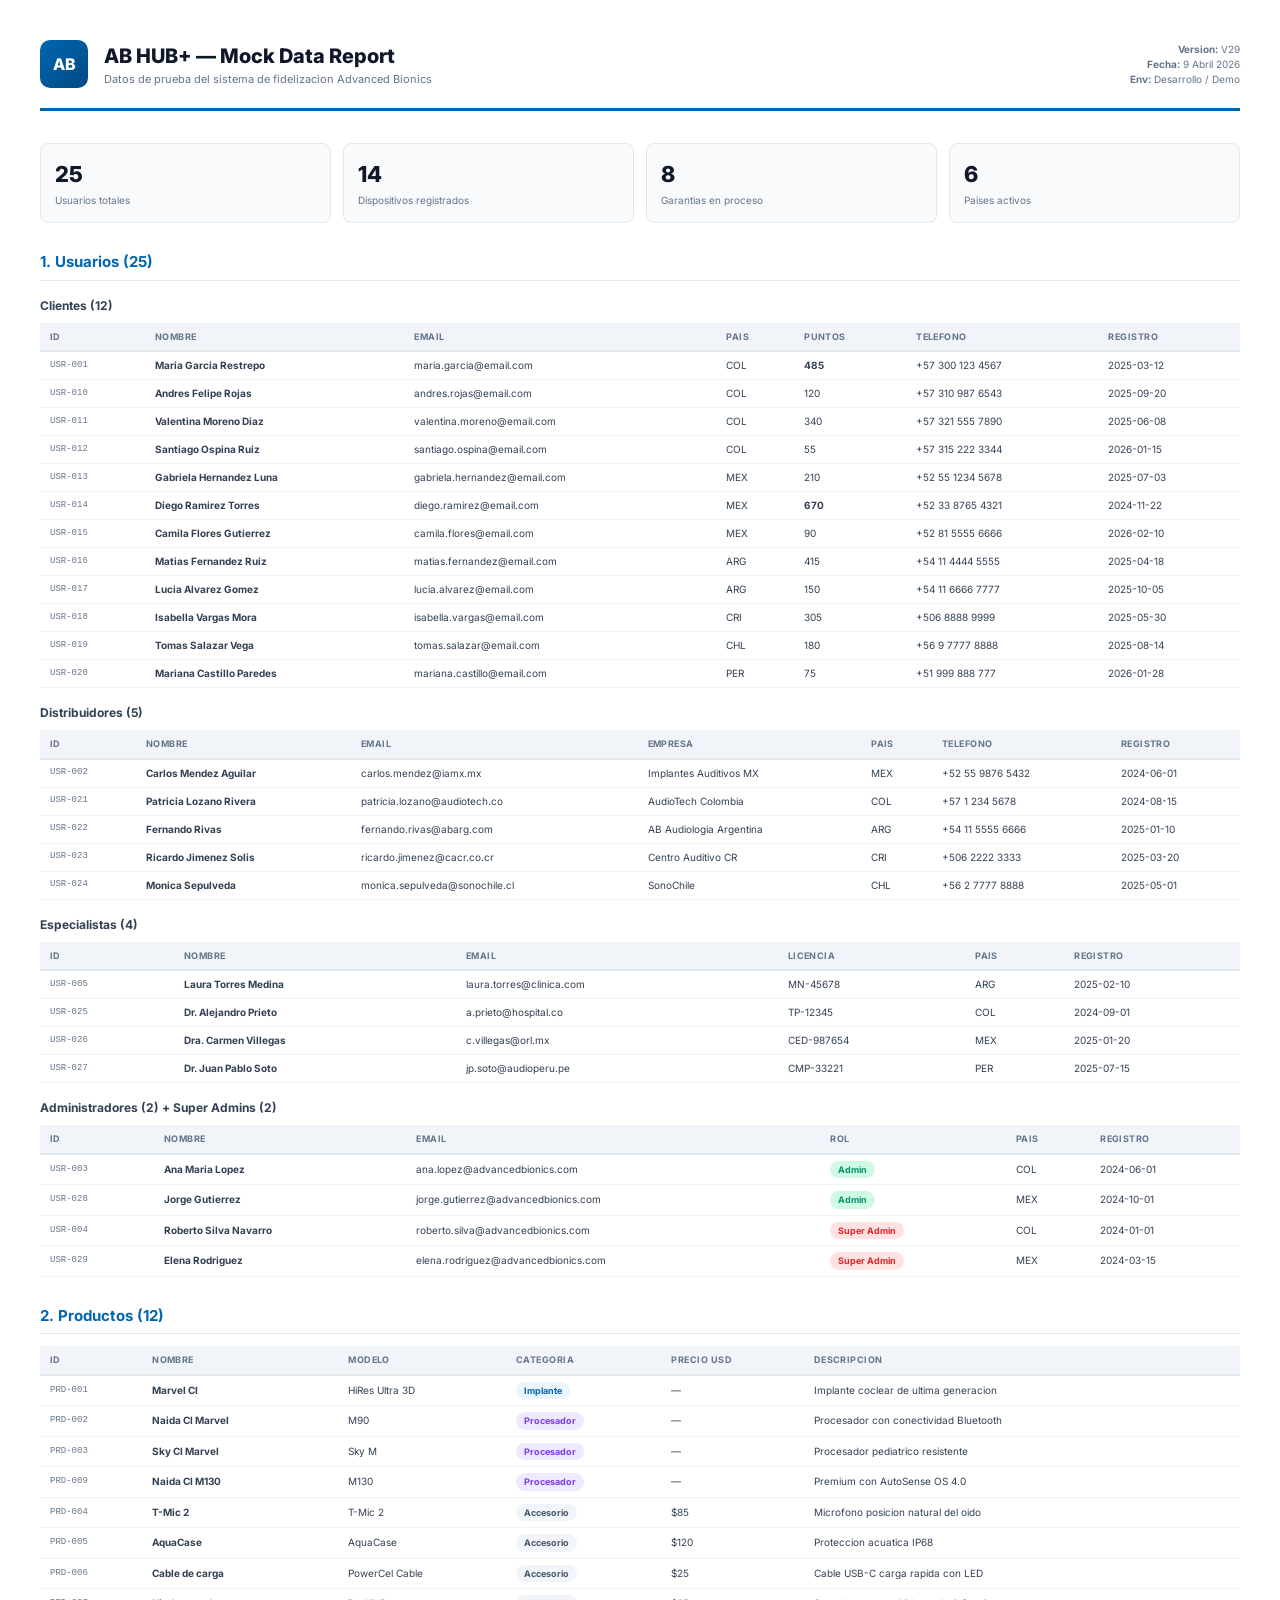
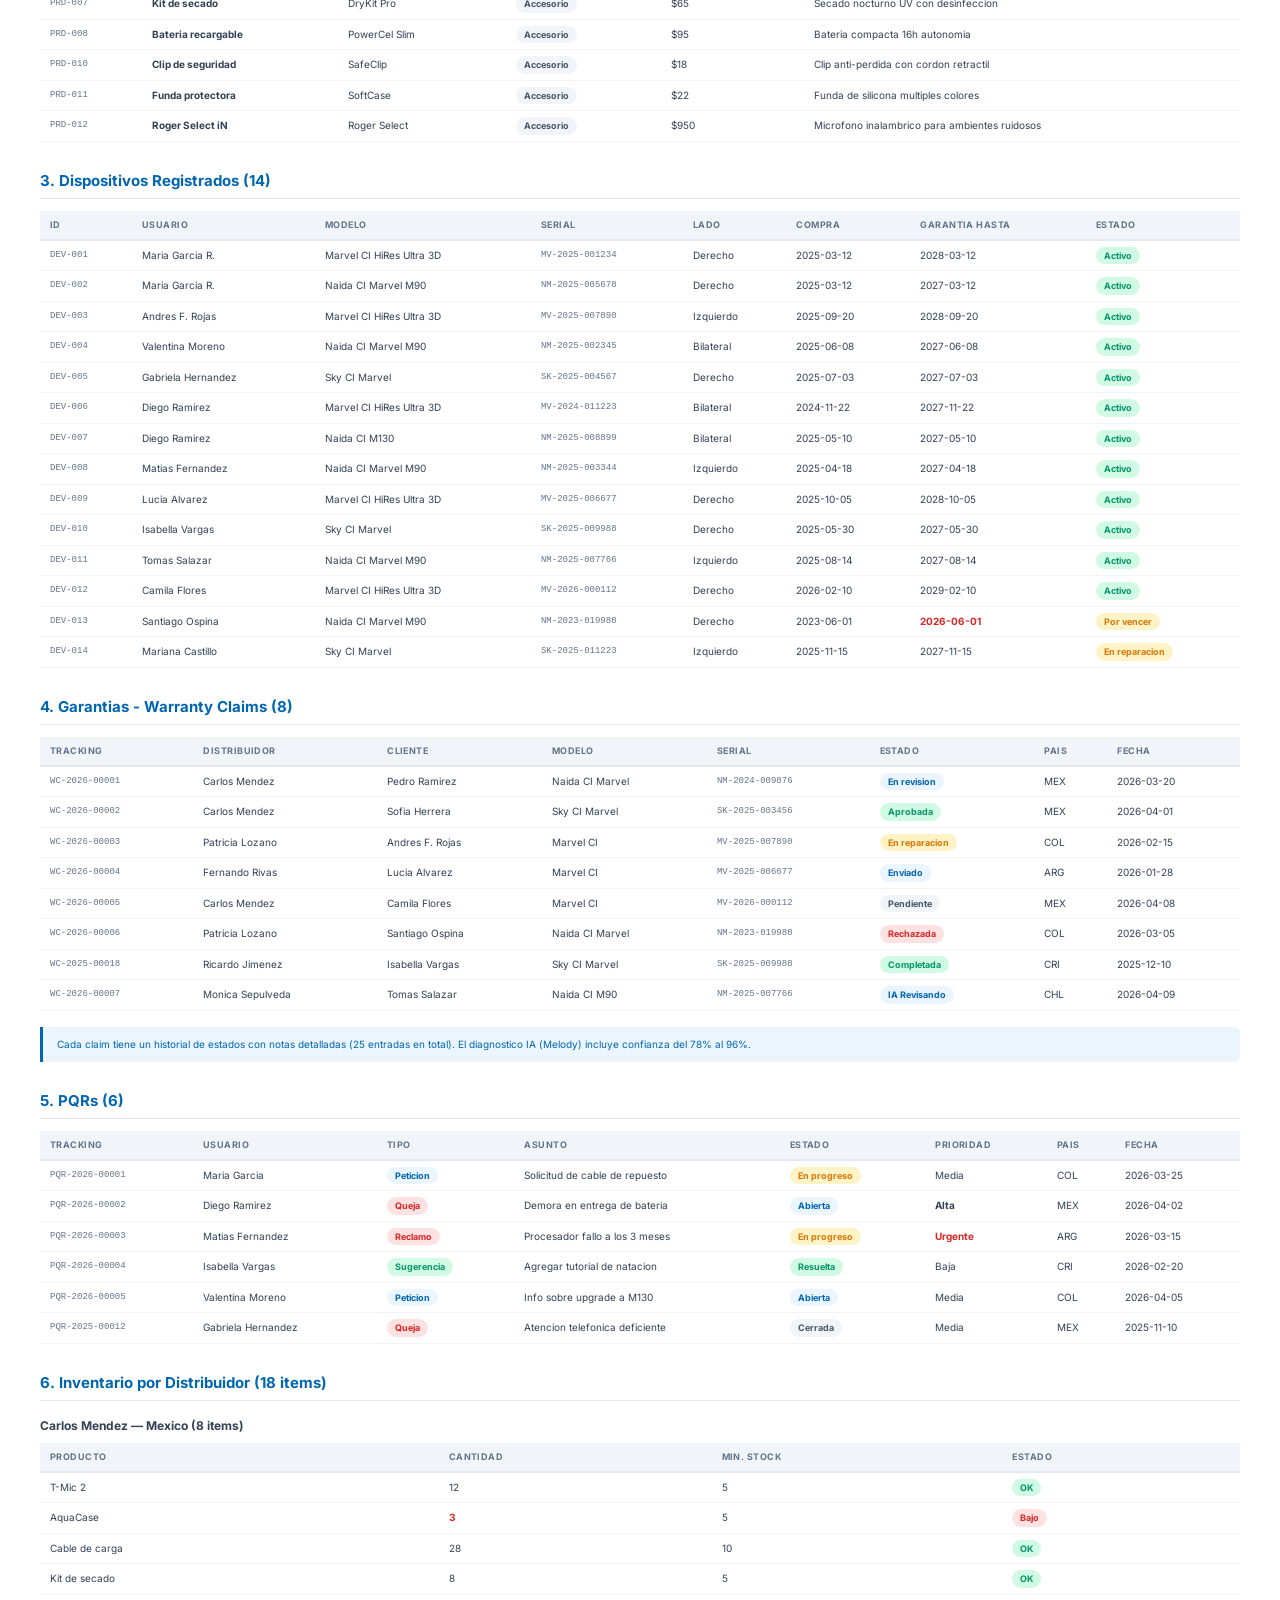
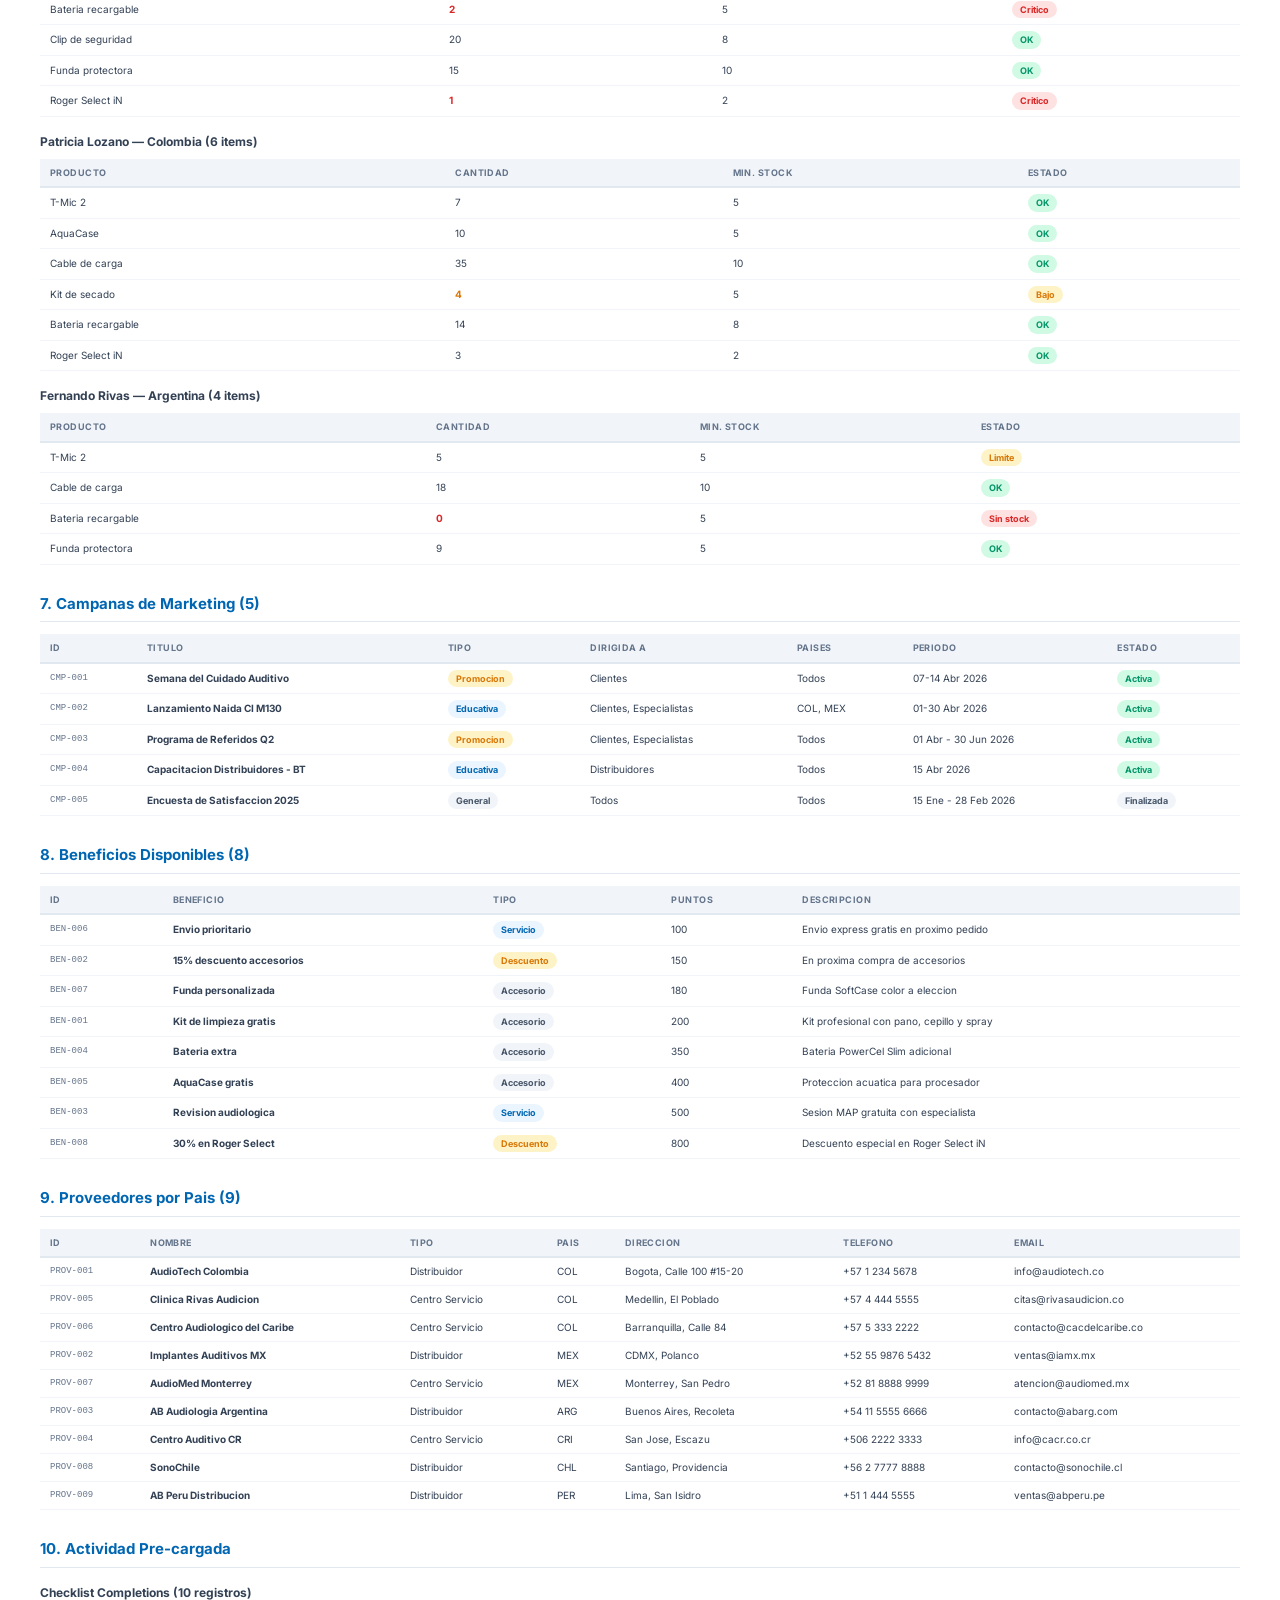
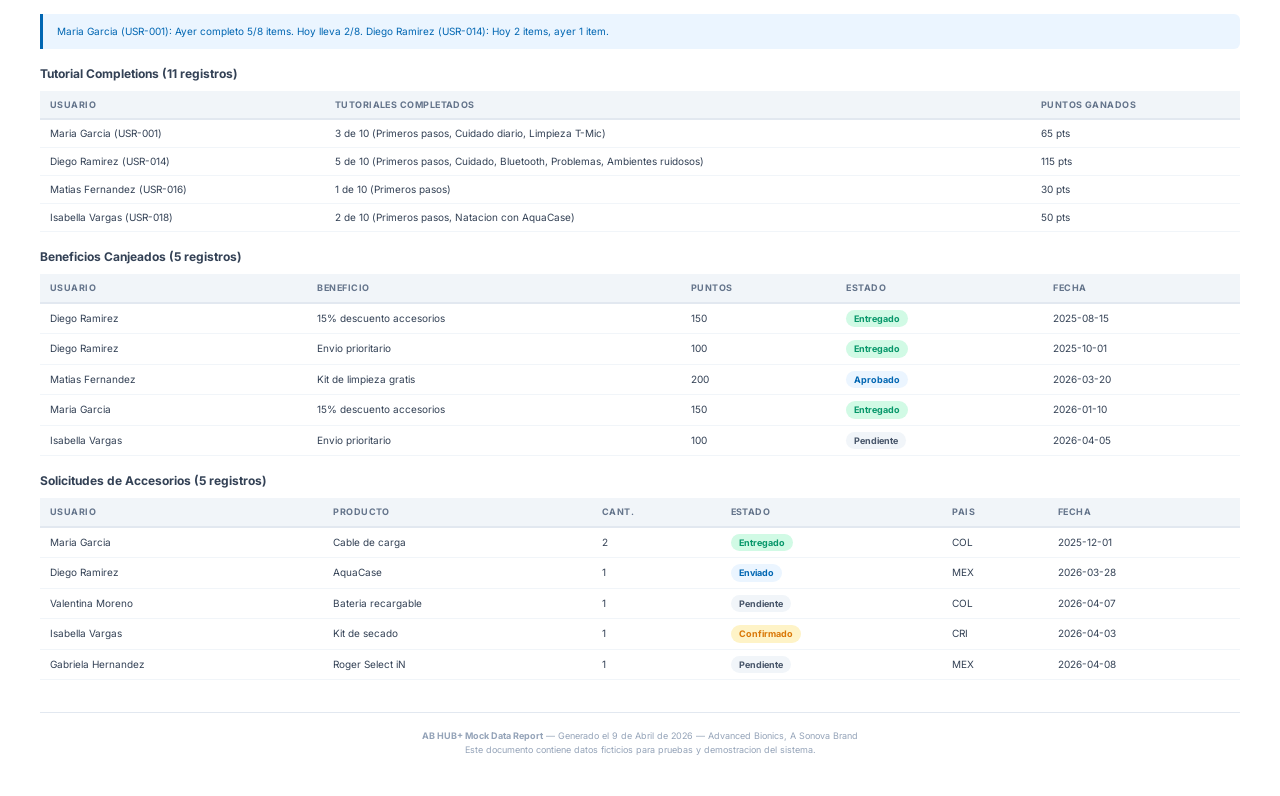
<file: docs/mock-data-report.html>
<!DOCTYPE html>
<html lang="es">
<head>
    <meta charset="UTF-8">
    <title>AB HUB+ Mock Data Report</title>
    <style>
        @import url('https://fonts.googleapis.com/css2?family=Inter:wght@400;500;600;700;800&display=swap');
        * { margin: 0; padding: 0; box-sizing: border-box; }
        body { font-family: 'Inter', system-ui, sans-serif; color: #1E293B; font-size: 11px; line-height: 1.5; padding: 40px; background: #fff; }

        @page { size: A4; margin: 20mm; }
        @media print {
            body { padding: 0; }
            .page-break { page-break-before: always; }
            h2 { page-break-after: avoid; }
            table { page-break-inside: auto; }
            tr { page-break-inside: avoid; }
        }

        .header { display: flex; align-items: center; gap: 16px; margin-bottom: 32px; padding-bottom: 20px; border-bottom: 3px solid #0066B2; }
        .logo { width: 48px; height: 48px; background: linear-gradient(135deg, #0066B2, #004A82); border-radius: 10px; display: flex; align-items: center; justify-content: center; color: #fff; font-weight: 800; font-size: 16px; }
        .header-text h1 { font-size: 20px; font-weight: 800; color: #0F172A; }
        .header-text p { font-size: 11px; color: #64748B; }
        .header-meta { margin-left: auto; text-align: right; font-size: 10px; color: #64748B; }

        h2 { font-size: 15px; font-weight: 700; color: #0066B2; margin: 28px 0 12px; padding-bottom: 6px; border-bottom: 1.5px solid #E2E8F0; }
        h3 { font-size: 12px; font-weight: 700; color: #334155; margin: 16px 0 8px; }

        table { width: 100%; border-collapse: collapse; margin-bottom: 16px; font-size: 10px; }
        th { background: #F1F5F9; padding: 7px 10px; text-align: left; font-weight: 700; font-size: 9px; text-transform: uppercase; letter-spacing: 0.05em; color: #64748B; border-bottom: 2px solid #E2E8F0; }
        td { padding: 6px 10px; border-bottom: 1px solid #F1F5F9; color: #334155; }
        tr:hover td { background: #F8FAFC; }
        .mono { font-family: 'SF Mono', 'Consolas', monospace; font-size: 9px; color: #64748B; }

        .badge { display: inline-block; padding: 2px 8px; border-radius: 99px; font-size: 9px; font-weight: 700; }
        .badge-blue { background: #EBF5FF; color: #0066B2; }
        .badge-green { background: #D1FAE5; color: #059669; }
        .badge-yellow { background: #FEF3C7; color: #D97706; }
        .badge-red { background: #FEE2E2; color: #DC2626; }
        .badge-purple { background: #EDE9FE; color: #7C3AED; }
        .badge-gray { background: #F1F5F9; color: #475569; }

        .summary-grid { display: grid; grid-template-columns: repeat(4, 1fr); gap: 12px; margin-bottom: 24px; }
        .summary-card { background: #F8FAFC; border: 1px solid #E2E8F0; border-radius: 8px; padding: 14px; }
        .summary-card .value { font-size: 22px; font-weight: 800; color: #0F172A; }
        .summary-card .label { font-size: 10px; color: #64748B; margin-top: 2px; }

        .section-note { background: #EBF5FF; border-left: 3px solid #0066B2; padding: 10px 14px; border-radius: 0 6px 6px 0; margin: 12px 0; font-size: 10px; color: #0066B2; }
        .footer { margin-top: 32px; padding-top: 16px; border-top: 1px solid #E2E8F0; text-align: center; font-size: 9px; color: #94A3B8; }
    </style>
</head>
<body>

<!-- HEADER -->
<div class="header">
    <div class="logo">AB</div>
    <div class="header-text">
        <h1>AB HUB+ &mdash; Mock Data Report</h1>
        <p>Datos de prueba del sistema de fidelizacion Advanced Bionics</p>
    </div>
    <div class="header-meta">
        <strong>Version:</strong> V29<br>
        <strong>Fecha:</strong> 9 Abril 2026<br>
        <strong>Env:</strong> Desarrollo / Demo
    </div>
</div>

<!-- SUMMARY -->
<div class="summary-grid">
    <div class="summary-card">
        <div class="value">25</div>
        <div class="label">Usuarios totales</div>
    </div>
    <div class="summary-card">
        <div class="value">14</div>
        <div class="label">Dispositivos registrados</div>
    </div>
    <div class="summary-card">
        <div class="value">8</div>
        <div class="label">Garantias en proceso</div>
    </div>
    <div class="summary-card">
        <div class="value">6</div>
        <div class="label">Paises activos</div>
    </div>
</div>

<!-- ============================================================ -->
<h2>1. Usuarios (25)</h2>

<h3>Clientes (12)</h3>
<table>
    <thead><tr><th>ID</th><th>Nombre</th><th>Email</th><th>Pais</th><th>Puntos</th><th>Telefono</th><th>Registro</th></tr></thead>
    <tbody>
        <tr><td class="mono">USR-001</td><td><strong>Maria Garcia Restrepo</strong></td><td>maria.garcia@email.com</td><td>COL</td><td><strong>485</strong></td><td>+57 300 123 4567</td><td>2025-03-12</td></tr>
        <tr><td class="mono">USR-010</td><td><strong>Andres Felipe Rojas</strong></td><td>andres.rojas@email.com</td><td>COL</td><td>120</td><td>+57 310 987 6543</td><td>2025-09-20</td></tr>
        <tr><td class="mono">USR-011</td><td><strong>Valentina Moreno Diaz</strong></td><td>valentina.moreno@email.com</td><td>COL</td><td>340</td><td>+57 321 555 7890</td><td>2025-06-08</td></tr>
        <tr><td class="mono">USR-012</td><td><strong>Santiago Ospina Ruiz</strong></td><td>santiago.ospina@email.com</td><td>COL</td><td>55</td><td>+57 315 222 3344</td><td>2026-01-15</td></tr>
        <tr><td class="mono">USR-013</td><td><strong>Gabriela Hernandez Luna</strong></td><td>gabriela.hernandez@email.com</td><td>MEX</td><td>210</td><td>+52 55 1234 5678</td><td>2025-07-03</td></tr>
        <tr><td class="mono">USR-014</td><td><strong>Diego Ramirez Torres</strong></td><td>diego.ramirez@email.com</td><td>MEX</td><td><strong>670</strong></td><td>+52 33 8765 4321</td><td>2024-11-22</td></tr>
        <tr><td class="mono">USR-015</td><td><strong>Camila Flores Gutierrez</strong></td><td>camila.flores@email.com</td><td>MEX</td><td>90</td><td>+52 81 5555 6666</td><td>2026-02-10</td></tr>
        <tr><td class="mono">USR-016</td><td><strong>Matias Fernandez Ruiz</strong></td><td>matias.fernandez@email.com</td><td>ARG</td><td>415</td><td>+54 11 4444 5555</td><td>2025-04-18</td></tr>
        <tr><td class="mono">USR-017</td><td><strong>Lucia Alvarez Gomez</strong></td><td>lucia.alvarez@email.com</td><td>ARG</td><td>150</td><td>+54 11 6666 7777</td><td>2025-10-05</td></tr>
        <tr><td class="mono">USR-018</td><td><strong>Isabella Vargas Mora</strong></td><td>isabella.vargas@email.com</td><td>CRI</td><td>305</td><td>+506 8888 9999</td><td>2025-05-30</td></tr>
        <tr><td class="mono">USR-019</td><td><strong>Tomas Salazar Vega</strong></td><td>tomas.salazar@email.com</td><td>CHL</td><td>180</td><td>+56 9 7777 8888</td><td>2025-08-14</td></tr>
        <tr><td class="mono">USR-020</td><td><strong>Mariana Castillo Paredes</strong></td><td>mariana.castillo@email.com</td><td>PER</td><td>75</td><td>+51 999 888 777</td><td>2026-01-28</td></tr>
    </tbody>
</table>

<h3>Distribuidores (5)</h3>
<table>
    <thead><tr><th>ID</th><th>Nombre</th><th>Email</th><th>Empresa</th><th>Pais</th><th>Telefono</th><th>Registro</th></tr></thead>
    <tbody>
        <tr><td class="mono">USR-002</td><td><strong>Carlos Mendez Aguilar</strong></td><td>carlos.mendez@iamx.mx</td><td>Implantes Auditivos MX</td><td>MEX</td><td>+52 55 9876 5432</td><td>2024-06-01</td></tr>
        <tr><td class="mono">USR-021</td><td><strong>Patricia Lozano Rivera</strong></td><td>patricia.lozano@audiotech.co</td><td>AudioTech Colombia</td><td>COL</td><td>+57 1 234 5678</td><td>2024-08-15</td></tr>
        <tr><td class="mono">USR-022</td><td><strong>Fernando Rivas</strong></td><td>fernando.rivas@abarg.com</td><td>AB Audiologia Argentina</td><td>ARG</td><td>+54 11 5555 6666</td><td>2025-01-10</td></tr>
        <tr><td class="mono">USR-023</td><td><strong>Ricardo Jimenez Solis</strong></td><td>ricardo.jimenez@cacr.co.cr</td><td>Centro Auditivo CR</td><td>CRI</td><td>+506 2222 3333</td><td>2025-03-20</td></tr>
        <tr><td class="mono">USR-024</td><td><strong>Monica Sepulveda</strong></td><td>monica.sepulveda@sonochile.cl</td><td>SonoChile</td><td>CHL</td><td>+56 2 7777 8888</td><td>2025-05-01</td></tr>
    </tbody>
</table>

<h3>Especialistas (4)</h3>
<table>
    <thead><tr><th>ID</th><th>Nombre</th><th>Email</th><th>Licencia</th><th>Pais</th><th>Registro</th></tr></thead>
    <tbody>
        <tr><td class="mono">USR-005</td><td><strong>Laura Torres Medina</strong></td><td>laura.torres@clinica.com</td><td>MN-45678</td><td>ARG</td><td>2025-02-10</td></tr>
        <tr><td class="mono">USR-025</td><td><strong>Dr. Alejandro Prieto</strong></td><td>a.prieto@hospital.co</td><td>TP-12345</td><td>COL</td><td>2024-09-01</td></tr>
        <tr><td class="mono">USR-026</td><td><strong>Dra. Carmen Villegas</strong></td><td>c.villegas@orl.mx</td><td>CED-987654</td><td>MEX</td><td>2025-01-20</td></tr>
        <tr><td class="mono">USR-027</td><td><strong>Dr. Juan Pablo Soto</strong></td><td>jp.soto@audioperu.pe</td><td>CMP-33221</td><td>PER</td><td>2025-07-15</td></tr>
    </tbody>
</table>

<h3>Administradores (2) + Super Admins (2)</h3>
<table>
    <thead><tr><th>ID</th><th>Nombre</th><th>Email</th><th>Rol</th><th>Pais</th><th>Registro</th></tr></thead>
    <tbody>
        <tr><td class="mono">USR-003</td><td><strong>Ana Maria Lopez</strong></td><td>ana.lopez@advancedbionics.com</td><td><span class="badge badge-green">Admin</span></td><td>COL</td><td>2024-06-01</td></tr>
        <tr><td class="mono">USR-028</td><td><strong>Jorge Gutierrez</strong></td><td>jorge.gutierrez@advancedbionics.com</td><td><span class="badge badge-green">Admin</span></td><td>MEX</td><td>2024-10-01</td></tr>
        <tr><td class="mono">USR-004</td><td><strong>Roberto Silva Navarro</strong></td><td>roberto.silva@advancedbionics.com</td><td><span class="badge badge-red">Super Admin</span></td><td>COL</td><td>2024-01-01</td></tr>
        <tr><td class="mono">USR-029</td><td><strong>Elena Rodriguez</strong></td><td>elena.rodriguez@advancedbionics.com</td><td><span class="badge badge-red">Super Admin</span></td><td>MEX</td><td>2024-03-15</td></tr>
    </tbody>
</table>

<!-- ============================================================ -->
<div class="page-break"></div>
<h2>2. Productos (12)</h2>
<table>
    <thead><tr><th>ID</th><th>Nombre</th><th>Modelo</th><th>Categoria</th><th>Precio USD</th><th>Descripcion</th></tr></thead>
    <tbody>
        <tr><td class="mono">PRD-001</td><td><strong>Marvel CI</strong></td><td>HiRes Ultra 3D</td><td><span class="badge badge-blue">Implante</span></td><td>&mdash;</td><td>Implante coclear de ultima generacion</td></tr>
        <tr><td class="mono">PRD-002</td><td><strong>Naida CI Marvel</strong></td><td>M90</td><td><span class="badge badge-purple">Procesador</span></td><td>&mdash;</td><td>Procesador con conectividad Bluetooth</td></tr>
        <tr><td class="mono">PRD-003</td><td><strong>Sky CI Marvel</strong></td><td>Sky M</td><td><span class="badge badge-purple">Procesador</span></td><td>&mdash;</td><td>Procesador pediatrico resistente</td></tr>
        <tr><td class="mono">PRD-009</td><td><strong>Naida CI M130</strong></td><td>M130</td><td><span class="badge badge-purple">Procesador</span></td><td>&mdash;</td><td>Premium con AutoSense OS 4.0</td></tr>
        <tr><td class="mono">PRD-004</td><td><strong>T-Mic 2</strong></td><td>T-Mic 2</td><td><span class="badge badge-gray">Accesorio</span></td><td>$85</td><td>Microfono posicion natural del oido</td></tr>
        <tr><td class="mono">PRD-005</td><td><strong>AquaCase</strong></td><td>AquaCase</td><td><span class="badge badge-gray">Accesorio</span></td><td>$120</td><td>Proteccion acuatica IP68</td></tr>
        <tr><td class="mono">PRD-006</td><td><strong>Cable de carga</strong></td><td>PowerCel Cable</td><td><span class="badge badge-gray">Accesorio</span></td><td>$25</td><td>Cable USB-C carga rapida con LED</td></tr>
        <tr><td class="mono">PRD-007</td><td><strong>Kit de secado</strong></td><td>DryKit Pro</td><td><span class="badge badge-gray">Accesorio</span></td><td>$65</td><td>Secado nocturno UV con desinfeccion</td></tr>
        <tr><td class="mono">PRD-008</td><td><strong>Bateria recargable</strong></td><td>PowerCel Slim</td><td><span class="badge badge-gray">Accesorio</span></td><td>$95</td><td>Bateria compacta 16h autonomia</td></tr>
        <tr><td class="mono">PRD-010</td><td><strong>Clip de seguridad</strong></td><td>SafeClip</td><td><span class="badge badge-gray">Accesorio</span></td><td>$18</td><td>Clip anti-perdida con cordon retractil</td></tr>
        <tr><td class="mono">PRD-011</td><td><strong>Funda protectora</strong></td><td>SoftCase</td><td><span class="badge badge-gray">Accesorio</span></td><td>$22</td><td>Funda de silicona multiples colores</td></tr>
        <tr><td class="mono">PRD-012</td><td><strong>Roger Select iN</strong></td><td>Roger Select</td><td><span class="badge badge-gray">Accesorio</span></td><td>$950</td><td>Microfono inalambrico para ambientes ruidosos</td></tr>
    </tbody>
</table>

<!-- ============================================================ -->
<h2>3. Dispositivos Registrados (14)</h2>
<table>
    <thead><tr><th>ID</th><th>Usuario</th><th>Modelo</th><th>Serial</th><th>Lado</th><th>Compra</th><th>Garantia hasta</th><th>Estado</th></tr></thead>
    <tbody>
        <tr><td class="mono">DEV-001</td><td>Maria Garcia R.</td><td>Marvel CI HiRes Ultra 3D</td><td class="mono">MV-2025-001234</td><td>Derecho</td><td>2025-03-12</td><td>2028-03-12</td><td><span class="badge badge-green">Activo</span></td></tr>
        <tr><td class="mono">DEV-002</td><td>Maria Garcia R.</td><td>Naida CI Marvel M90</td><td class="mono">NM-2025-005678</td><td>Derecho</td><td>2025-03-12</td><td>2027-03-12</td><td><span class="badge badge-green">Activo</span></td></tr>
        <tr><td class="mono">DEV-003</td><td>Andres F. Rojas</td><td>Marvel CI HiRes Ultra 3D</td><td class="mono">MV-2025-007890</td><td>Izquierdo</td><td>2025-09-20</td><td>2028-09-20</td><td><span class="badge badge-green">Activo</span></td></tr>
        <tr><td class="mono">DEV-004</td><td>Valentina Moreno</td><td>Naida CI Marvel M90</td><td class="mono">NM-2025-002345</td><td>Bilateral</td><td>2025-06-08</td><td>2027-06-08</td><td><span class="badge badge-green">Activo</span></td></tr>
        <tr><td class="mono">DEV-005</td><td>Gabriela Hernandez</td><td>Sky CI Marvel</td><td class="mono">SK-2025-004567</td><td>Derecho</td><td>2025-07-03</td><td>2027-07-03</td><td><span class="badge badge-green">Activo</span></td></tr>
        <tr><td class="mono">DEV-006</td><td>Diego Ramirez</td><td>Marvel CI HiRes Ultra 3D</td><td class="mono">MV-2024-011223</td><td>Bilateral</td><td>2024-11-22</td><td>2027-11-22</td><td><span class="badge badge-green">Activo</span></td></tr>
        <tr><td class="mono">DEV-007</td><td>Diego Ramirez</td><td>Naida CI M130</td><td class="mono">NM-2025-008899</td><td>Bilateral</td><td>2025-05-10</td><td>2027-05-10</td><td><span class="badge badge-green">Activo</span></td></tr>
        <tr><td class="mono">DEV-008</td><td>Matias Fernandez</td><td>Naida CI Marvel M90</td><td class="mono">NM-2025-003344</td><td>Izquierdo</td><td>2025-04-18</td><td>2027-04-18</td><td><span class="badge badge-green">Activo</span></td></tr>
        <tr><td class="mono">DEV-009</td><td>Lucia Alvarez</td><td>Marvel CI HiRes Ultra 3D</td><td class="mono">MV-2025-006677</td><td>Derecho</td><td>2025-10-05</td><td>2028-10-05</td><td><span class="badge badge-green">Activo</span></td></tr>
        <tr><td class="mono">DEV-010</td><td>Isabella Vargas</td><td>Sky CI Marvel</td><td class="mono">SK-2025-009988</td><td>Derecho</td><td>2025-05-30</td><td>2027-05-30</td><td><span class="badge badge-green">Activo</span></td></tr>
        <tr><td class="mono">DEV-011</td><td>Tomas Salazar</td><td>Naida CI Marvel M90</td><td class="mono">NM-2025-007766</td><td>Izquierdo</td><td>2025-08-14</td><td>2027-08-14</td><td><span class="badge badge-green">Activo</span></td></tr>
        <tr><td class="mono">DEV-012</td><td>Camila Flores</td><td>Marvel CI HiRes Ultra 3D</td><td class="mono">MV-2026-000112</td><td>Derecho</td><td>2026-02-10</td><td>2029-02-10</td><td><span class="badge badge-green">Activo</span></td></tr>
        <tr><td class="mono">DEV-013</td><td>Santiago Ospina</td><td>Naida CI Marvel M90</td><td class="mono">NM-2023-019988</td><td>Derecho</td><td>2023-06-01</td><td style="color:#DC2626; font-weight:700;">2026-06-01</td><td><span class="badge badge-yellow">Por vencer</span></td></tr>
        <tr><td class="mono">DEV-014</td><td>Mariana Castillo</td><td>Sky CI Marvel</td><td class="mono">SK-2025-011223</td><td>Izquierdo</td><td>2025-11-15</td><td>2027-11-15</td><td><span class="badge badge-yellow">En reparacion</span></td></tr>
    </tbody>
</table>

<!-- ============================================================ -->
<div class="page-break"></div>
<h2>4. Garantias - Warranty Claims (8)</h2>
<table>
    <thead><tr><th>Tracking</th><th>Distribuidor</th><th>Cliente</th><th>Modelo</th><th>Serial</th><th>Estado</th><th>Pais</th><th>Fecha</th></tr></thead>
    <tbody>
        <tr><td class="mono">WC-2026-00001</td><td>Carlos Mendez</td><td>Pedro Ramirez</td><td>Naida CI Marvel</td><td class="mono">NM-2024-009876</td><td><span class="badge badge-blue">En revision</span></td><td>MEX</td><td>2026-03-20</td></tr>
        <tr><td class="mono">WC-2026-00002</td><td>Carlos Mendez</td><td>Sofia Herrera</td><td>Sky CI Marvel</td><td class="mono">SK-2025-003456</td><td><span class="badge badge-green">Aprobada</span></td><td>MEX</td><td>2026-04-01</td></tr>
        <tr><td class="mono">WC-2026-00003</td><td>Patricia Lozano</td><td>Andres F. Rojas</td><td>Marvel CI</td><td class="mono">MV-2025-007890</td><td><span class="badge badge-yellow">En reparacion</span></td><td>COL</td><td>2026-02-15</td></tr>
        <tr><td class="mono">WC-2026-00004</td><td>Fernando Rivas</td><td>Lucia Alvarez</td><td>Marvel CI</td><td class="mono">MV-2025-006677</td><td><span class="badge badge-blue">Enviado</span></td><td>ARG</td><td>2026-01-28</td></tr>
        <tr><td class="mono">WC-2026-00005</td><td>Carlos Mendez</td><td>Camila Flores</td><td>Marvel CI</td><td class="mono">MV-2026-000112</td><td><span class="badge badge-gray">Pendiente</span></td><td>MEX</td><td>2026-04-08</td></tr>
        <tr><td class="mono">WC-2026-00006</td><td>Patricia Lozano</td><td>Santiago Ospina</td><td>Naida CI Marvel</td><td class="mono">NM-2023-019988</td><td><span class="badge badge-red">Rechazada</span></td><td>COL</td><td>2026-03-05</td></tr>
        <tr><td class="mono">WC-2025-00018</td><td>Ricardo Jimenez</td><td>Isabella Vargas</td><td>Sky CI Marvel</td><td class="mono">SK-2025-009988</td><td><span class="badge badge-green">Completada</span></td><td>CRI</td><td>2025-12-10</td></tr>
        <tr><td class="mono">WC-2026-00007</td><td>Monica Sepulveda</td><td>Tomas Salazar</td><td>Naida CI M90</td><td class="mono">NM-2025-007766</td><td><span class="badge badge-blue">IA Revisando</span></td><td>CHL</td><td>2026-04-09</td></tr>
    </tbody>
</table>

<div class="section-note">Cada claim tiene un historial de estados con notas detalladas (25 entradas en total). El diagnostico IA (Melody) incluye confianza del 78% al 96%.</div>

<!-- ============================================================ -->
<h2>5. PQRs (6)</h2>
<table>
    <thead><tr><th>Tracking</th><th>Usuario</th><th>Tipo</th><th>Asunto</th><th>Estado</th><th>Prioridad</th><th>Pais</th><th>Fecha</th></tr></thead>
    <tbody>
        <tr><td class="mono">PQR-2026-00001</td><td>Maria Garcia</td><td><span class="badge badge-blue">Peticion</span></td><td>Solicitud de cable de repuesto</td><td><span class="badge badge-yellow">En progreso</span></td><td>Media</td><td>COL</td><td>2026-03-25</td></tr>
        <tr><td class="mono">PQR-2026-00002</td><td>Diego Ramirez</td><td><span class="badge badge-red">Queja</span></td><td>Demora en entrega de bateria</td><td><span class="badge badge-blue">Abierta</span></td><td><strong>Alta</strong></td><td>MEX</td><td>2026-04-02</td></tr>
        <tr><td class="mono">PQR-2026-00003</td><td>Matias Fernandez</td><td><span class="badge badge-red">Reclamo</span></td><td>Procesador fallo a los 3 meses</td><td><span class="badge badge-yellow">En progreso</span></td><td><strong style="color:#DC2626;">Urgente</strong></td><td>ARG</td><td>2026-03-15</td></tr>
        <tr><td class="mono">PQR-2026-00004</td><td>Isabella Vargas</td><td><span class="badge badge-green">Sugerencia</span></td><td>Agregar tutorial de natacion</td><td><span class="badge badge-green">Resuelta</span></td><td>Baja</td><td>CRI</td><td>2026-02-20</td></tr>
        <tr><td class="mono">PQR-2026-00005</td><td>Valentina Moreno</td><td><span class="badge badge-blue">Peticion</span></td><td>Info sobre upgrade a M130</td><td><span class="badge badge-blue">Abierta</span></td><td>Media</td><td>COL</td><td>2026-04-05</td></tr>
        <tr><td class="mono">PQR-2025-00012</td><td>Gabriela Hernandez</td><td><span class="badge badge-red">Queja</span></td><td>Atencion telefonica deficiente</td><td><span class="badge badge-gray">Cerrada</span></td><td>Media</td><td>MEX</td><td>2025-11-10</td></tr>
    </tbody>
</table>

<!-- ============================================================ -->
<h2>6. Inventario por Distribuidor (18 items)</h2>

<h3>Carlos Mendez &mdash; Mexico (8 items)</h3>
<table>
    <thead><tr><th>Producto</th><th>Cantidad</th><th>Min. Stock</th><th>Estado</th></tr></thead>
    <tbody>
        <tr><td>T-Mic 2</td><td>12</td><td>5</td><td><span class="badge badge-green">OK</span></td></tr>
        <tr><td>AquaCase</td><td style="color:#DC2626; font-weight:700;">3</td><td>5</td><td><span class="badge badge-red">Bajo</span></td></tr>
        <tr><td>Cable de carga</td><td>28</td><td>10</td><td><span class="badge badge-green">OK</span></td></tr>
        <tr><td>Kit de secado</td><td>8</td><td>5</td><td><span class="badge badge-green">OK</span></td></tr>
        <tr><td>Bateria recargable</td><td style="color:#DC2626; font-weight:700;">2</td><td>5</td><td><span class="badge badge-red">Critico</span></td></tr>
        <tr><td>Clip de seguridad</td><td>20</td><td>8</td><td><span class="badge badge-green">OK</span></td></tr>
        <tr><td>Funda protectora</td><td>15</td><td>10</td><td><span class="badge badge-green">OK</span></td></tr>
        <tr><td>Roger Select iN</td><td style="color:#DC2626; font-weight:700;">1</td><td>2</td><td><span class="badge badge-red">Critico</span></td></tr>
    </tbody>
</table>

<h3>Patricia Lozano &mdash; Colombia (6 items)</h3>
<table>
    <thead><tr><th>Producto</th><th>Cantidad</th><th>Min. Stock</th><th>Estado</th></tr></thead>
    <tbody>
        <tr><td>T-Mic 2</td><td>7</td><td>5</td><td><span class="badge badge-green">OK</span></td></tr>
        <tr><td>AquaCase</td><td>10</td><td>5</td><td><span class="badge badge-green">OK</span></td></tr>
        <tr><td>Cable de carga</td><td>35</td><td>10</td><td><span class="badge badge-green">OK</span></td></tr>
        <tr><td>Kit de secado</td><td style="color:#D97706; font-weight:700;">4</td><td>5</td><td><span class="badge badge-yellow">Bajo</span></td></tr>
        <tr><td>Bateria recargable</td><td>14</td><td>8</td><td><span class="badge badge-green">OK</span></td></tr>
        <tr><td>Roger Select iN</td><td>3</td><td>2</td><td><span class="badge badge-green">OK</span></td></tr>
    </tbody>
</table>

<h3>Fernando Rivas &mdash; Argentina (4 items)</h3>
<table>
    <thead><tr><th>Producto</th><th>Cantidad</th><th>Min. Stock</th><th>Estado</th></tr></thead>
    <tbody>
        <tr><td>T-Mic 2</td><td>5</td><td>5</td><td><span class="badge badge-yellow">Limite</span></td></tr>
        <tr><td>Cable de carga</td><td>18</td><td>10</td><td><span class="badge badge-green">OK</span></td></tr>
        <tr><td>Bateria recargable</td><td style="color:#DC2626; font-weight:700;">0</td><td>5</td><td><span class="badge badge-red">Sin stock</span></td></tr>
        <tr><td>Funda protectora</td><td>9</td><td>5</td><td><span class="badge badge-green">OK</span></td></tr>
    </tbody>
</table>

<!-- ============================================================ -->
<div class="page-break"></div>
<h2>7. Campanas de Marketing (5)</h2>
<table>
    <thead><tr><th>ID</th><th>Titulo</th><th>Tipo</th><th>Dirigida a</th><th>Paises</th><th>Periodo</th><th>Estado</th></tr></thead>
    <tbody>
        <tr><td class="mono">CMP-001</td><td><strong>Semana del Cuidado Auditivo</strong></td><td><span class="badge badge-yellow">Promocion</span></td><td>Clientes</td><td>Todos</td><td>07-14 Abr 2026</td><td><span class="badge badge-green">Activa</span></td></tr>
        <tr><td class="mono">CMP-002</td><td><strong>Lanzamiento Naida CI M130</strong></td><td><span class="badge badge-blue">Educativa</span></td><td>Clientes, Especialistas</td><td>COL, MEX</td><td>01-30 Abr 2026</td><td><span class="badge badge-green">Activa</span></td></tr>
        <tr><td class="mono">CMP-003</td><td><strong>Programa de Referidos Q2</strong></td><td><span class="badge badge-yellow">Promocion</span></td><td>Clientes, Especialistas</td><td>Todos</td><td>01 Abr - 30 Jun 2026</td><td><span class="badge badge-green">Activa</span></td></tr>
        <tr><td class="mono">CMP-004</td><td><strong>Capacitacion Distribuidores - BT</strong></td><td><span class="badge badge-blue">Educativa</span></td><td>Distribuidores</td><td>Todos</td><td>15 Abr 2026</td><td><span class="badge badge-green">Activa</span></td></tr>
        <tr><td class="mono">CMP-005</td><td><strong>Encuesta de Satisfaccion 2025</strong></td><td><span class="badge badge-gray">General</span></td><td>Todos</td><td>Todos</td><td>15 Ene - 28 Feb 2026</td><td><span class="badge badge-gray">Finalizada</span></td></tr>
    </tbody>
</table>

<!-- ============================================================ -->
<h2>8. Beneficios Disponibles (8)</h2>
<table>
    <thead><tr><th>ID</th><th>Beneficio</th><th>Tipo</th><th>Puntos</th><th>Descripcion</th></tr></thead>
    <tbody>
        <tr><td class="mono">BEN-006</td><td><strong>Envio prioritario</strong></td><td><span class="badge badge-blue">Servicio</span></td><td>100</td><td>Envio express gratis en proximo pedido</td></tr>
        <tr><td class="mono">BEN-002</td><td><strong>15% descuento accesorios</strong></td><td><span class="badge badge-yellow">Descuento</span></td><td>150</td><td>En proxima compra de accesorios</td></tr>
        <tr><td class="mono">BEN-007</td><td><strong>Funda personalizada</strong></td><td><span class="badge badge-gray">Accesorio</span></td><td>180</td><td>Funda SoftCase color a eleccion</td></tr>
        <tr><td class="mono">BEN-001</td><td><strong>Kit de limpieza gratis</strong></td><td><span class="badge badge-gray">Accesorio</span></td><td>200</td><td>Kit profesional con pano, cepillo y spray</td></tr>
        <tr><td class="mono">BEN-004</td><td><strong>Bateria extra</strong></td><td><span class="badge badge-gray">Accesorio</span></td><td>350</td><td>Bateria PowerCel Slim adicional</td></tr>
        <tr><td class="mono">BEN-005</td><td><strong>AquaCase gratis</strong></td><td><span class="badge badge-gray">Accesorio</span></td><td>400</td><td>Proteccion acuatica para procesador</td></tr>
        <tr><td class="mono">BEN-003</td><td><strong>Revision audiologica</strong></td><td><span class="badge badge-blue">Servicio</span></td><td>500</td><td>Sesion MAP gratuita con especialista</td></tr>
        <tr><td class="mono">BEN-008</td><td><strong>30% en Roger Select</strong></td><td><span class="badge badge-yellow">Descuento</span></td><td>800</td><td>Descuento especial en Roger Select iN</td></tr>
    </tbody>
</table>

<!-- ============================================================ -->
<h2>9. Proveedores por Pais (9)</h2>
<table>
    <thead><tr><th>ID</th><th>Nombre</th><th>Tipo</th><th>Pais</th><th>Direccion</th><th>Telefono</th><th>Email</th></tr></thead>
    <tbody>
        <tr><td class="mono">PROV-001</td><td><strong>AudioTech Colombia</strong></td><td>Distribuidor</td><td>COL</td><td>Bogota, Calle 100 #15-20</td><td>+57 1 234 5678</td><td>info@audiotech.co</td></tr>
        <tr><td class="mono">PROV-005</td><td><strong>Clinica Rivas Audicion</strong></td><td>Centro Servicio</td><td>COL</td><td>Medellin, El Poblado</td><td>+57 4 444 5555</td><td>citas@rivasaudicion.co</td></tr>
        <tr><td class="mono">PROV-006</td><td><strong>Centro Audiologico del Caribe</strong></td><td>Centro Servicio</td><td>COL</td><td>Barranquilla, Calle 84</td><td>+57 5 333 2222</td><td>contacto@cacdelcaribe.co</td></tr>
        <tr><td class="mono">PROV-002</td><td><strong>Implantes Auditivos MX</strong></td><td>Distribuidor</td><td>MEX</td><td>CDMX, Polanco</td><td>+52 55 9876 5432</td><td>ventas@iamx.mx</td></tr>
        <tr><td class="mono">PROV-007</td><td><strong>AudioMed Monterrey</strong></td><td>Centro Servicio</td><td>MEX</td><td>Monterrey, San Pedro</td><td>+52 81 8888 9999</td><td>atencion@audiomed.mx</td></tr>
        <tr><td class="mono">PROV-003</td><td><strong>AB Audiologia Argentina</strong></td><td>Distribuidor</td><td>ARG</td><td>Buenos Aires, Recoleta</td><td>+54 11 5555 6666</td><td>contacto@abarg.com</td></tr>
        <tr><td class="mono">PROV-004</td><td><strong>Centro Auditivo CR</strong></td><td>Centro Servicio</td><td>CRI</td><td>San Jose, Escazu</td><td>+506 2222 3333</td><td>info@cacr.co.cr</td></tr>
        <tr><td class="mono">PROV-008</td><td><strong>SonoChile</strong></td><td>Distribuidor</td><td>CHL</td><td>Santiago, Providencia</td><td>+56 2 7777 8888</td><td>contacto@sonochile.cl</td></tr>
        <tr><td class="mono">PROV-009</td><td><strong>AB Peru Distribucion</strong></td><td>Distribuidor</td><td>PER</td><td>Lima, San Isidro</td><td>+51 1 444 5555</td><td>ventas@abperu.pe</td></tr>
    </tbody>
</table>

<!-- ============================================================ -->
<h2>10. Actividad Pre-cargada</h2>

<h3>Checklist Completions (10 registros)</h3>
<div class="section-note">Maria Garcia (USR-001): Ayer completo 5/8 items. Hoy lleva 2/8. Diego Ramirez (USR-014): Hoy 2 items, ayer 1 item.</div>

<h3>Tutorial Completions (11 registros)</h3>
<table>
    <thead><tr><th>Usuario</th><th>Tutoriales completados</th><th>Puntos ganados</th></tr></thead>
    <tbody>
        <tr><td>Maria Garcia (USR-001)</td><td>3 de 10 (Primeros pasos, Cuidado diario, Limpieza T-Mic)</td><td>65 pts</td></tr>
        <tr><td>Diego Ramirez (USR-014)</td><td>5 de 10 (Primeros pasos, Cuidado, Bluetooth, Problemas, Ambientes ruidosos)</td><td>115 pts</td></tr>
        <tr><td>Matias Fernandez (USR-016)</td><td>1 de 10 (Primeros pasos)</td><td>30 pts</td></tr>
        <tr><td>Isabella Vargas (USR-018)</td><td>2 de 10 (Primeros pasos, Natacion con AquaCase)</td><td>50 pts</td></tr>
    </tbody>
</table>

<h3>Beneficios Canjeados (5 registros)</h3>
<table>
    <thead><tr><th>Usuario</th><th>Beneficio</th><th>Puntos</th><th>Estado</th><th>Fecha</th></tr></thead>
    <tbody>
        <tr><td>Diego Ramirez</td><td>15% descuento accesorios</td><td>150</td><td><span class="badge badge-green">Entregado</span></td><td>2025-08-15</td></tr>
        <tr><td>Diego Ramirez</td><td>Envio prioritario</td><td>100</td><td><span class="badge badge-green">Entregado</span></td><td>2025-10-01</td></tr>
        <tr><td>Matias Fernandez</td><td>Kit de limpieza gratis</td><td>200</td><td><span class="badge badge-blue">Aprobado</span></td><td>2026-03-20</td></tr>
        <tr><td>Maria Garcia</td><td>15% descuento accesorios</td><td>150</td><td><span class="badge badge-green">Entregado</span></td><td>2026-01-10</td></tr>
        <tr><td>Isabella Vargas</td><td>Envio prioritario</td><td>100</td><td><span class="badge badge-gray">Pendiente</span></td><td>2026-04-05</td></tr>
    </tbody>
</table>

<h3>Solicitudes de Accesorios (5 registros)</h3>
<table>
    <thead><tr><th>Usuario</th><th>Producto</th><th>Cant.</th><th>Estado</th><th>Pais</th><th>Fecha</th></tr></thead>
    <tbody>
        <tr><td>Maria Garcia</td><td>Cable de carga</td><td>2</td><td><span class="badge badge-green">Entregado</span></td><td>COL</td><td>2025-12-01</td></tr>
        <tr><td>Diego Ramirez</td><td>AquaCase</td><td>1</td><td><span class="badge badge-blue">Enviado</span></td><td>MEX</td><td>2026-03-28</td></tr>
        <tr><td>Valentina Moreno</td><td>Bateria recargable</td><td>1</td><td><span class="badge badge-gray">Pendiente</span></td><td>COL</td><td>2026-04-07</td></tr>
        <tr><td>Isabella Vargas</td><td>Kit de secado</td><td>1</td><td><span class="badge badge-yellow">Confirmado</span></td><td>CRI</td><td>2026-04-03</td></tr>
        <tr><td>Gabriela Hernandez</td><td>Roger Select iN</td><td>1</td><td><span class="badge badge-gray">Pendiente</span></td><td>MEX</td><td>2026-04-08</td></tr>
    </tbody>
</table>

<!-- FOOTER -->
<div class="footer">
    <p><strong>AB HUB+ Mock Data Report</strong> &mdash; Generado el 9 de Abril de 2026 &mdash; Advanced Bionics, A Sonova Brand</p>
    <p>Este documento contiene datos ficticios para pruebas y demostracion del sistema.</p>
</div>

</body>
</html>
</file>
